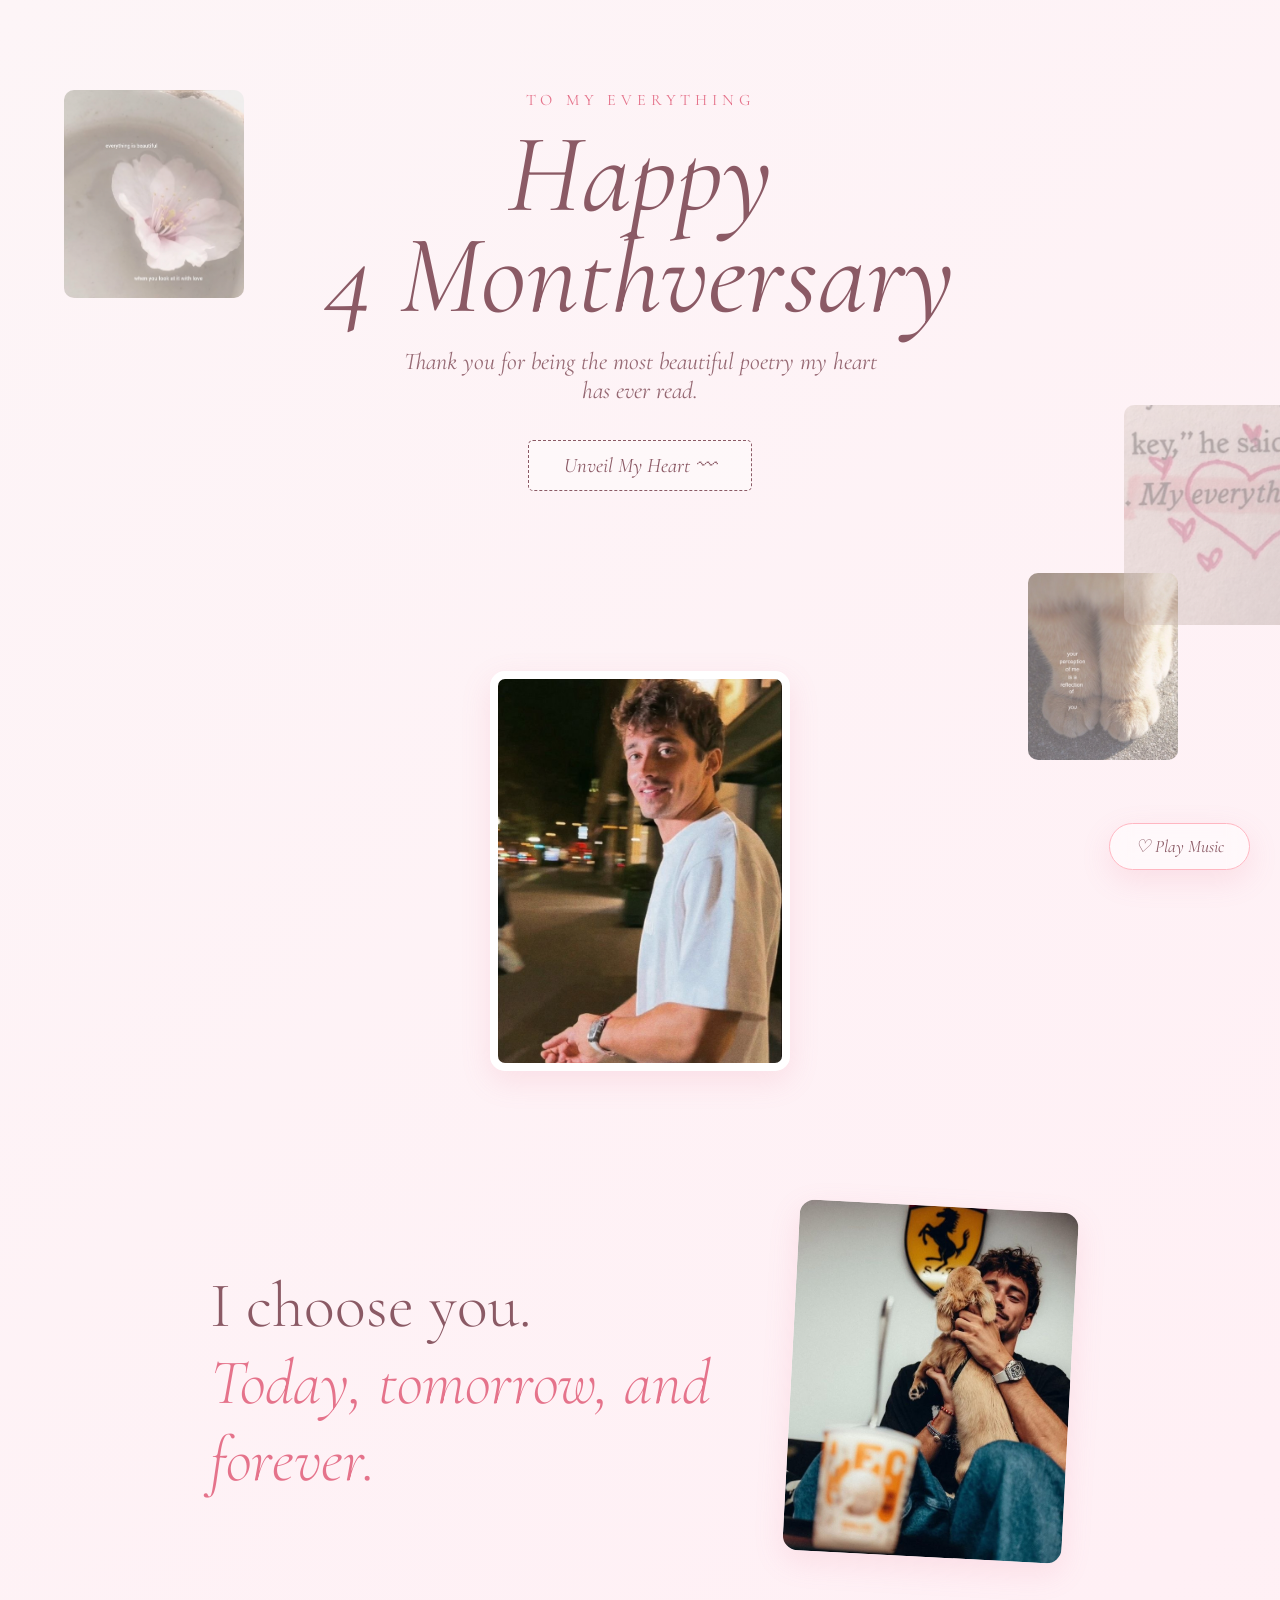
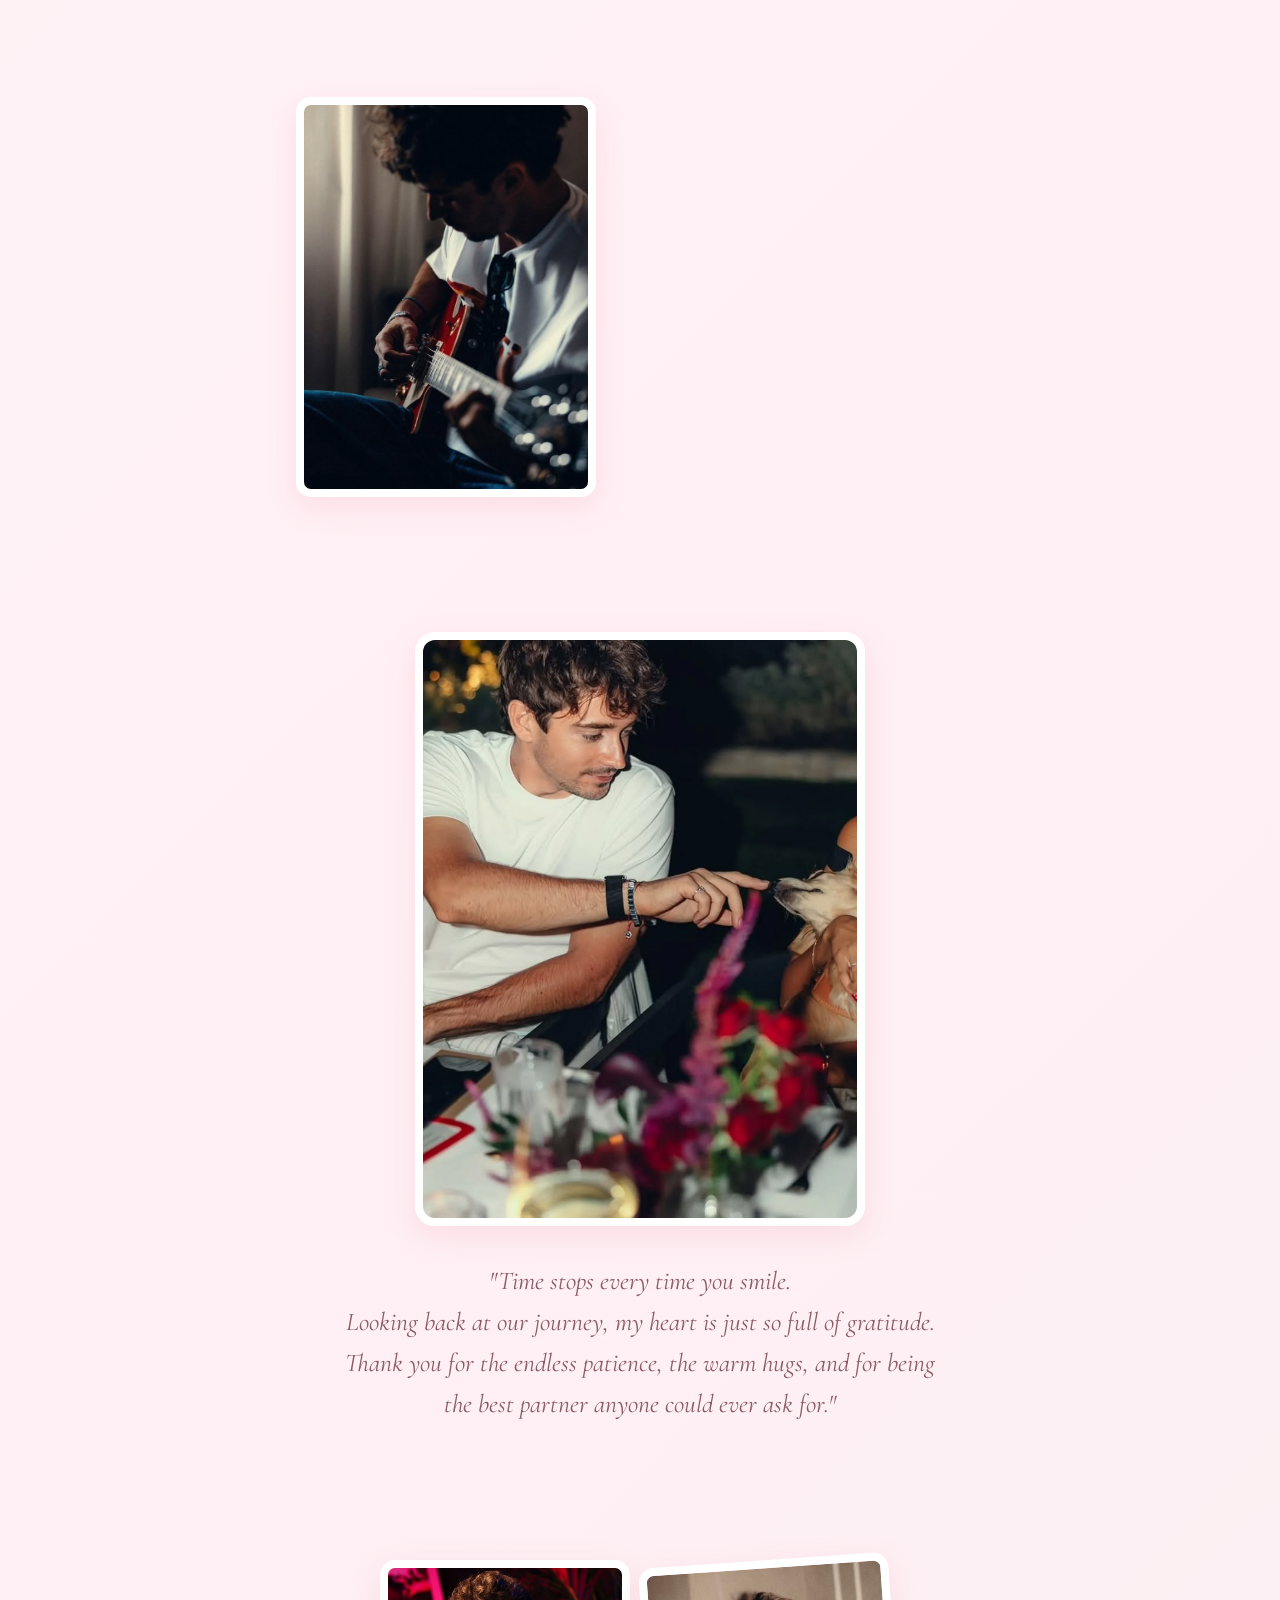
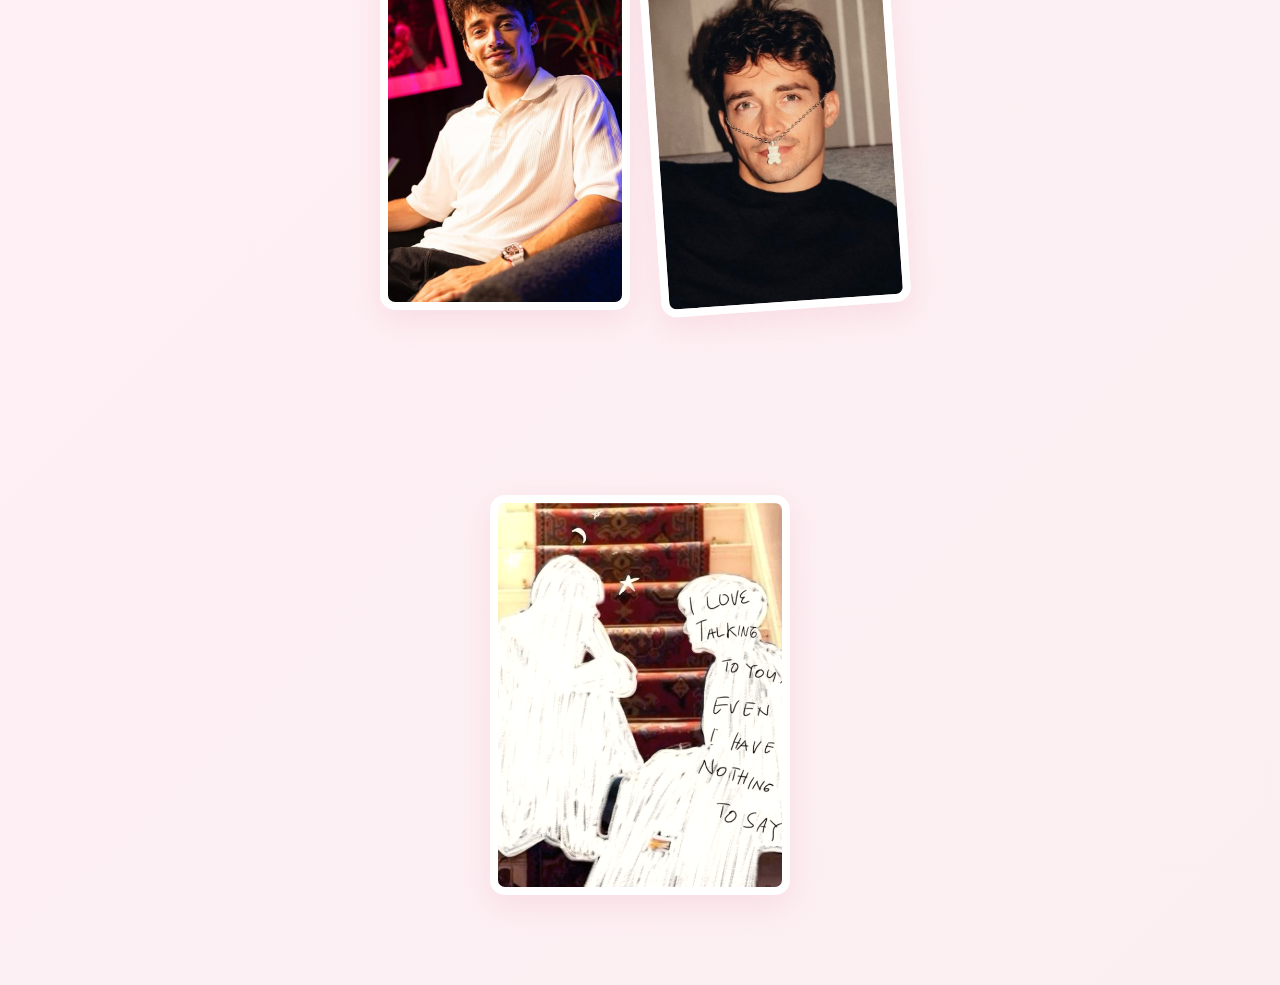
<file: index.html>
<!doctype html>
<html lang="en">
  <head>
    <meta charset="UTF-8" />
    <meta
      name="viewport"
      content="width=device-width, initial-scale=1.0, maximum-scale=1.0, user-scalable=no"
    />
    <title>Happy 4 Monthversary, My Love</title>
    <link
      rel="icon"
      href="data:image/svg+xml,<svg xmlns='http://www.w3.org/2000/svg' viewBox='0 0 100 100'><text y='.9em' font-size='90'>💖</text></svg>"
    />
    <!-- Linking directly to root CSS -->
    <link rel="stylesheet" href="style.css" />
    <link rel="preconnect" href="https://fonts.googleapis.com" />
    <link rel="preconnect" href="https://fonts.gstatic.com" crossorigin />
    <link
      href="https://fonts.googleapis.com/css2?family=Cormorant+Garamond:ital,wght@0,300;0,400;0,600;1,300;1,400;1,600&display=swap"
      rel="stylesheet"
    />
  </head>
  <body class="poetry-poster">
    <!-- Floating Music Button -->
    <button id="music-btn" class="floating-btn">♡ Play Music</button>

    <!-- Floating Aesthetic Decorations (Images 7, 8, 9) -->
    <div class="decor d1" data-speed="0.05">
      <img src="asset/7.jpg" onerror="this.src = 'asset/7.png'" alt="Flower" />
    </div>
    <div class="decor d2" data-speed="-0.03">
      <img src="asset/8.jpg" onerror="this.src = 'asset/8.png'" alt="Paws" />
    </div>
    <div class="decor d3" data-speed="0.08">
      <img src="asset/9.jpg" onerror="this.src = 'asset/9.png'" alt="Heart" />
    </div>

    <main class="scrapbook-canvas">
      <!-- Hero Title -->
      <header class="poster-header fade-up">
        <p class="eyebrow">TO MY EVERYTHING</p>
        <h1 class="main-title">Happy<br />4 Monthversary</h1>
        <p class="subtitle">
          Thank you for being the most beautiful poetry my heart has ever read.
        </p>

        <div style="margin-top: 35px">
          <a href="reveal.html" class="btn-poetry">Unveil My Heart 〰</a>
        </div>
      </header>

      <!-- Interactive Flip Card -->
      <div class="flip-card fade-up">
        <div class="card-inner">
          <div class="card-front">
            <img
              src="asset/1.jpg"
              onerror="this.src = 'asset/1.png'"
              alt="Muse"
            />
          </div>
          <div class="card-back">
            <p>
              Every single day with you is a gift. Thank you for staying by my
              side, through the highs and the lows. I love you more than words
              could ever say.
            </p>
          </div>
        </div>
      </div>

      <!-- Asymmetrical Text & Image Grid -->
      <div class="poster-split fade-up">
        <div class="text-zone">
          <h2>I choose you. <br /><i>Today, tomorrow, and forever.</i></h2>
        </div>
        <div class="img-zone style-raw polaroid-tilt">
          <img
            src="asset/2.jpg"
            onerror="this.src = 'asset/2.png'"
            alt="Muse"
          />
        </div>
      </div>

      <!-- Flip Card 2 -->
      <div
        class="flip-card fade-up"
        style="align-self: flex-start; margin-left: 10%"
      >
        <div class="card-inner">
          <div class="card-front">
            <img
              src="asset/3.jpg"
              onerror="this.src = 'asset/3.png'"
              alt="Muse"
            />
          </div>
          <div class="card-back">
            <p>
              You are my safest place and my greatest adventure. Thank you for
              loving me exactly as I am.
            </p>
          </div>
        </div>
      </div>

      <!-- Center Emotional Block -->
      <div class="center-poem fade-up">
        <img
          src="asset/4.jpg"
          onerror="this.src = 'asset/4.png'"
          alt="Muse"
          class="center-img"
        />
        <p class="poem-text">
          "Time stops every time you smile. <br />
          Looking back at our journey, my heart is just so full of gratitude.
          <br />
          Thank you for the endless patience, the warm hugs, and for being the
          best partner anyone could ever ask for."
        </p>
      </div>

      <!-- Poster Grid (Images 5 & 6) -->
      <div class="muse-grid fade-up">
        <div class="grid-img style-raw">
          <img
            src="asset/5.jpg"
            onerror="this.src = 'asset/5.png'"
            alt="Muse"
          />
        </div>
        <div class="grid-img style-raw polaroid-tilt-reverse">
          <img
            src="asset/6.jpg"
            onerror="this.src = 'asset/6.png'"
            alt="Muse"
          />
        </div>
      </div>

      <!-- Final Dedication Card -->
      <div class="flip-card fade-up end-card">
        <div class="card-inner">
          <div class="card-front">
            <img
              src="asset/10.jpg"
              onerror="this.src = 'asset/10.png'"
              alt="Muse"
            />
          </div>
          <div class="card-back">
            <p>
              Here is to us, to our memories, and to the beautiful future ahead.
              Happy Mansive Yang Ke 4, my love. 💖
            </p>
          </div>
        </div>
      </div>
    </main>

    <!-- Bucin Music (Replace src with actual mp3 file later) -->
    <audio id="bg-music" loop>
      <source src="asset/bucin-song.mp3" type="audio/mpeg" />
    </audio>

    <!-- Linking directly to root JS -->
    <script src="script.js"></script>
  </body>
</html>
</file>
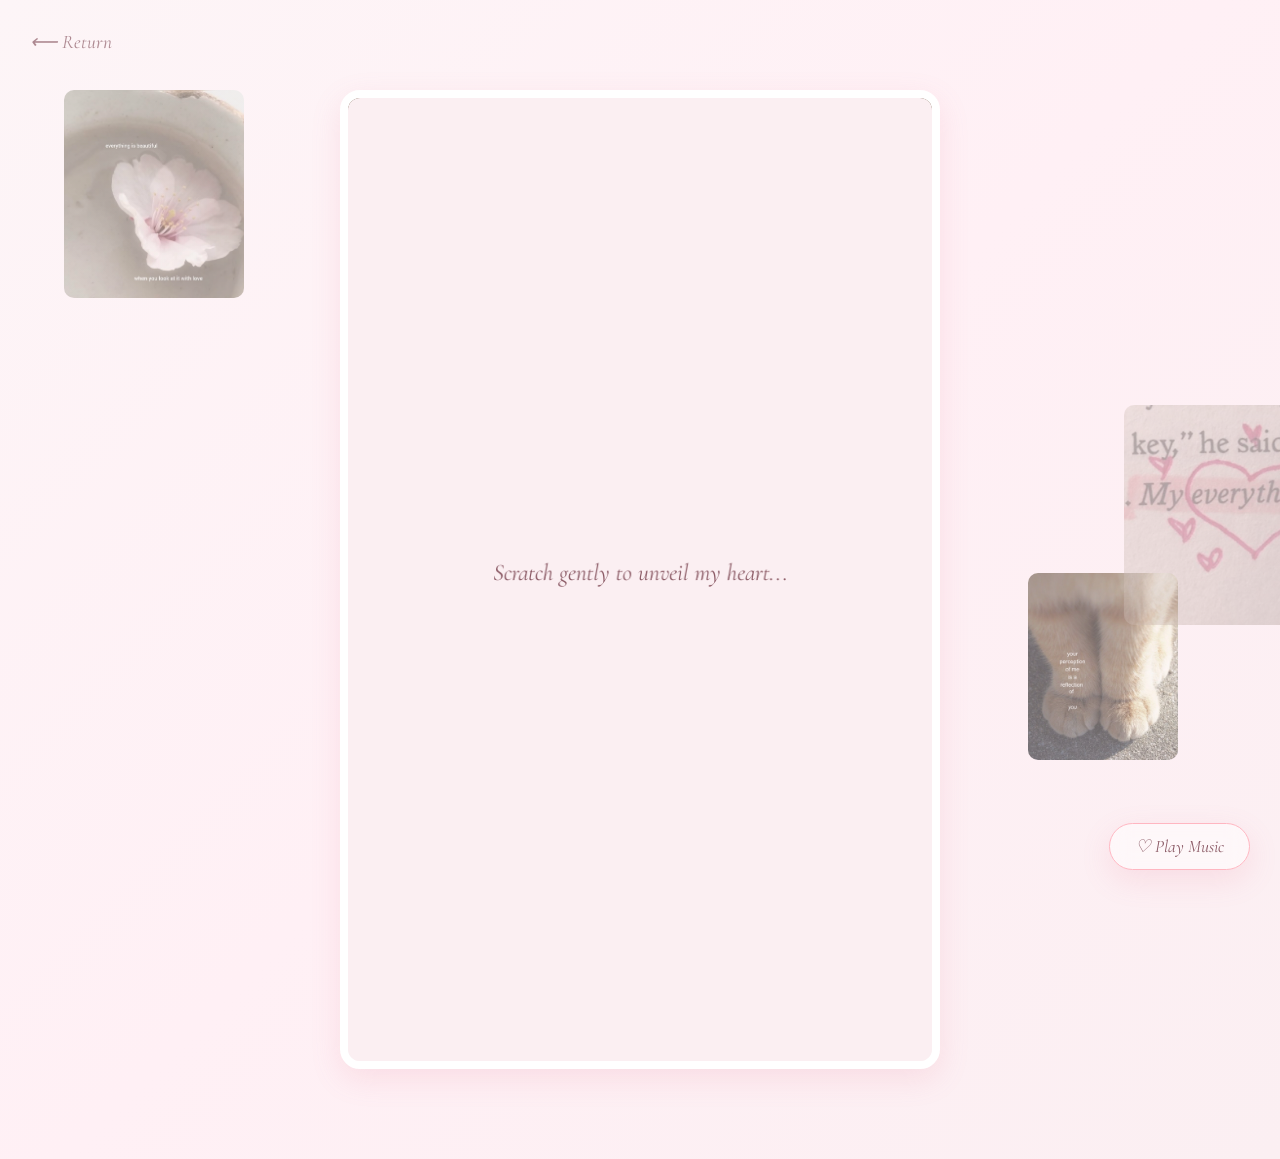
<file: reveal.html>
<!doctype html>
<html lang="en">
  <head>
    <meta charset="UTF-8" />
    <meta
      name="viewport"
      content="width=device-width, initial-scale=1.0, maximum-scale=1.0, user-scalable=no"
    />
    <title>A Secret For You</title>
    <link
      rel="icon"
      href="data:image/svg+xml,<svg xmlns='http://www.w3.org/2000/svg' viewBox='0 0 100 100'><text y='.9em' font-size='90'>💖</text></svg>"
    />
    <!-- Linking directly to root CSS -->
    <link rel="stylesheet" href="style.css" />
    <link rel="preconnect" href="https://fonts.googleapis.com" />
    <link rel="preconnect" href="https://fonts.gstatic.com" crossorigin />
    <link
      href="https://fonts.googleapis.com/css2?family=Cormorant+Garamond:ital,wght@0,300;0,400;0,600;1,300;1,400;1,600&display=swap"
      rel="stylesheet"
    />
  </head>
  <body class="poetry-poster">
    <!-- Floating Music Button & Back Link -->
    <button id="music-btn" class="floating-btn">♡ Play Music</button>
    <a href="index.html" class="back-link">⟵ Return</a>

    <!-- Floating Aesthetic Decorations (Images 7, 8, 9) -->
    <div class="decor d1" data-speed="0.05">
      <img src="asset/7.jpg" onerror="this.src = 'asset/7.png'" alt="Flower" />
    </div>
    <div class="decor d2" data-speed="-0.03">
      <img src="asset/8.jpg" onerror="this.src = 'asset/8.png'" alt="Paws" />
    </div>
    <div class="decor d3" data-speed="0.08">
      <img src="asset/9.jpg" onerror="this.src = 'asset/9.png'" alt="Heart" />
    </div>

    <main
      class="scrapbook-canvas"
      style="justify-content: center; min-height: 100vh"
    >
      <!-- Interactive Scratch Card Container -->
      <div class="scratch-container fade-up">
        <div class="scratch-content">
          <img
            src="asset/11.jpg"
            onerror="this.src = 'asset/11.png'"
            alt="Secret Memory"
            class="scratch-img"
          />
          <div class="scratch-letter">
            <h3>To My Endless Love,</h3>
            <p>
              Happy Mansive Yang Ke 4, Love! Looking back at everything we have shared, I am
              overwhelmed by how lucky I am to be loved by you. You have this
              incredible way of making the ordinary feel extraordinary, turning
              quiet moments into my absolute favorite memories. Every laugh,
              every late-night conversation, and every gentle touch reminds me
              that I have found my forever in you.
            </p>
            <p>
              Thank you for being my constant, my safe haven, and my biggest
              supporter. I promise to keep choosing you, to keep holding your
              hand through whatever life throws our way, and to love you more
              deeply with every passing day. Here is to all the beautiful
              chapters we have yet to write. I love you, always and completely.
            </p>
          </div>
        </div>
        <!-- The canvas overlay that gets scratched away -->
        <canvas id="scratch-canvas"></canvas>
      </div>
    </main>

    <!-- Bucin Music (Replace src with actual mp3 file later) -->
    <audio id="bg-music" loop>
      <source src="asset/bucin-song.mp3" type="audio/mpeg" />
    </audio>

    <!-- Linking directly to root JS -->
    <script src="script.js"></script>
  </body>
</html>
</file>
<file: style.css>
/* ===========================
   SOFT PINK POETRY — ANNIVERSARY THEME
   =========================== */

:root {
  --bg-pink: #fdf5f7;
  --text-dark: #8b5a65;
  --text-light: #e5738b;
  --card-border: #ffb6c1;
  --shadow: 0 10px 30px rgba(229, 115, 139, 0.15);
}

* {
  margin: 0;
  padding: 0;
  box-sizing: border-box;
}

body.poetry-poster {
  background: linear-gradient(135deg, #fdf5f7 0%, #fff0f5 50%, #fbeff2 100%);
  color: var(--text-dark);
  font-family: "Cormorant Garamond", serif;
  overflow-x: hidden;
  position: relative;
  min-height: 100vh;
}

/* Hide standard scrollbar to feel like a canvas */
::-webkit-scrollbar {
  width: 0px;
  background: transparent;
}

/* --- FLOATING DECORATIONS --- */
.decor {
  position: fixed;
  z-index: 0;
  opacity: 0.6;
  pointer-events: none;
  animation: float-around 8s infinite ease-in-out;
}
.decor img {
  width: 100%;
  border-radius: 10px;
  mix-blend-mode: multiply;
}
.d1 {
  top: 10%;
  left: 5%;
  width: 180px;
  transform: rotate(-15deg);
}
.d2 {
  bottom: 15%;
  right: 8%;
  width: 150px;
  transform: rotate(20deg);
}
.d3 {
  top: 45%;
  right: -5%;
  width: 220px;
  opacity: 0.4;
}

@keyframes float-around {
  0%,
  100% {
    transform: translateY(0) rotate(0deg);
  }
  50% {
    transform: translateY(-20px) rotate(5deg);
  }
}

/* --- MUSIC BUTTON --- */
.floating-btn {
  position: fixed;
  bottom: 30px;
  right: 30px;
  z-index: 1000;
  background: rgba(255, 255, 255, 0.5);
  border: 1px solid var(--card-border);
  color: var(--text-dark);
  padding: 12px 25px;
  border-radius: 30px;
  font-family: "Cormorant Garamond", serif;
  font-size: 1.1rem;
  font-style: italic;
  cursor: pointer;
  backdrop-filter: blur(10px);
  transition: all 0.4s ease;
  box-shadow: var(--shadow);
}
.floating-btn:hover {
  background: var(--card-border);
  color: white;
  transform: translateY(-3px);
}

/* --- MAIN CANVAS --- */
.scrapbook-canvas {
  position: relative;
  z-index: 2;
  max-width: 900px;
  margin: 0 auto;
  padding: 10vh 20px;
  display: flex;
  flex-direction: column;
  align-items: center;
  gap: 15vh;
}

/* Typography */
.poster-header {
  text-align: center;
  margin-bottom: 5vh;
}
.eyebrow {
  font-size: 1rem;
  letter-spacing: 0.3em;
  text-transform: uppercase;
  color: var(--text-light);
  margin-bottom: 15px;
}
.main-title {
  font-size: clamp(4rem, 10vw, 7rem);
  font-style: italic;
  line-height: 0.9;
  margin-bottom: 20px;
  font-weight: 400;
}
.subtitle {
  font-size: 1.5rem;
  font-style: italic;
  max-width: 500px;
  margin: 0 auto;
  opacity: 0.9;
}

/* --- INTERACTIVE CARDS --- */
.flip-card {
  width: 300px;
  height: 400px;
  perspective: 1000px;
  cursor: pointer;
}
.card-inner {
  position: relative;
  width: 100%;
  height: 100%;
  transition: transform 0.8s;
  transform-style: preserve-3d;
}
.flip-card:hover .card-inner {
  transform: rotateY(180deg);
}

.card-front,
.card-back {
  position: absolute;
  width: 100%;
  height: 100%;
  backface-visibility: hidden;
  border-radius: 15px;
  box-shadow: var(--shadow);
  overflow: hidden;
  border: 8px solid white;
}
.card-front img {
  width: 100%;
  height: 100%;
  object-fit: cover;
  filter: sepia(10%);
  transition: filter 0.4s;
}
.card-front:hover img {
  filter: sepia(0%);
}

.card-back {
  background: white;
  transform: rotateY(180deg);
  display: flex;
  align-items: center;
  justify-content: center;
  padding: 30px;
  text-align: center;
  font-size: 1.4rem;
  font-style: italic;
  color: var(--text-dark);
}

/* --- ASYMMETRICAL LAYOUTS --- */
.poster-split {
  display: flex;
  align-items: center;
  justify-content: space-between;
  gap: 40px;
  width: 100%;
}
.text-zone h2 {
  font-size: clamp(2.5rem, 5vw, 4rem);
  font-weight: 300;
  line-height: 1.2;
}
.text-zone i {
  color: var(--text-light);
}
.img-zone img {
  max-width: 350px;
  width: 100%;
  border-radius: 15px;
  box-shadow: var(--shadow);
}

.polaroid-tilt {
  transform: rotate(3deg);
  transition: transform 0.4s;
}
.polaroid-tilt:hover {
  transform: rotate(0deg) scale(1.02);
}
.polaroid-tilt-reverse {
  transform: rotate(-4deg);
  transition: transform 0.4s;
}
.polaroid-tilt-reverse:hover {
  transform: rotate(0deg) scale(1.02);
}

/* Center Poem */
.center-poem {
  text-align: center;
  max-width: 600px;
}
.center-img {
  width: 100%;
  max-width: 450px;
  border-radius: 20px;
  margin-bottom: 30px;
  box-shadow: var(--shadow);
  border: 8px solid white;
}
.poem-text {
  font-size: 1.6rem;
  font-style: italic;
  line-height: 1.6;
}

/* Raw Grid */
.muse-grid {
  display: flex;
  gap: 20px;
  justify-content: center;
  align-items: center;
}
.grid-img img {
  width: 250px;
  height: 350px;
  object-fit: cover;
  border-radius: 15px;
  border: 8px solid white;
  box-shadow: var(--shadow);
}

.end-card {
  margin-top: 5vh;
}

/* --- ANIMATIONS --- */
.fade-up {
  opacity: 0;
  transform: translateY(40px);
  transition:
    opacity 1.2s ease-out,
    transform 1.2s ease-out;
}
.fade-up.visible {
  opacity: 1;
  transform: translateY(0);
}

/* --- MOBILE RESPONSIVE --- */
@media (max-width: 768px) {
  .decor {
    display: none;
  } /* Hide background floating elements to prevent mobile clutter */
  .scrapbook-canvas {
    padding: 8vh 15px;
    gap: 8vh;
  }
  .poster-split {
    flex-direction: column;
    text-align: center;
  }
  .muse-grid {
    flex-direction: column;
  }
  .flip-card {
    align-self: center !important;
    margin-left: 0 !important;
    width: 100%;
    max-width: 320px;
  }
  .poem-text {
    font-size: 1.3rem;
  }
  .grid-img img {
    width: 100%;
    max-width: 320px;
    height: auto;
  }
}

/* =========================================
   NEW REVEAL PAGE & BUTTON STYLES
   ========================================= */

/* New Link Button on Index */
.btn-poetry {
  display: inline-block;
  padding: 12px 35px;
  border: 1px dashed var(--text-dark);
  color: var(--text-dark);
  font-size: 1.3rem;
  font-style: italic;
  text-decoration: none;
  border-radius: 5px;
  transition: all 0.4s ease;
  background: rgba(255, 255, 255, 0.4);
}
.btn-poetry:hover {
  background: var(--card-border);
  color: white;
  border-color: var(--card-border);
  transform: translateY(-3px);
  box-shadow: var(--shadow);
}

.back-link {
  position: fixed;
  top: 30px;
  left: 30px;
  z-index: 1000;
  color: var(--text-dark);
  font-style: italic;
  font-size: 1.2rem;
  text-decoration: none;
  opacity: 0.7;
  transition: opacity 0.3s;
}
.back-link:hover {
  opacity: 1;
}

/* Scratch to Reveal Card */
.scratch-container {
  position: relative;
  width: 100%;
  max-width: 600px;
  margin: 0 auto;
  border-radius: 20px;
  box-shadow: var(--shadow);
  border: 8px solid white;
  background: white;
  /* This prevents the canvas from spilling out of the rounded corners */
  overflow: hidden;
}

.scratch-content {
  position: relative;
  width: 100%;
  display: flex;
  flex-direction: column;
}

.scratch-img {
  width: 100%;
  height: auto;
  max-height: 450px;
  object-fit: cover;
  filter: sepia(15%) contrast(1.1);
}

.scratch-letter {
  padding: 40px 30px;
  background: var(--bg-pink);
  text-align: center;
}

.scratch-letter h3 {
  font-size: 2.2rem;
  margin-bottom: 20px;
  font-style: italic;
  font-weight: 600;
  color: var(--text-light);
}

.scratch-letter p {
  font-size: 1.25rem;
  line-height: 1.6;
  margin-bottom: 15px;
  font-style: italic;
}

#scratch-canvas {
  position: absolute;
  top: 0;
  left: 0;
  width: 100%;
  height: 100%;
  cursor: crosshair;
  z-index: 10;
  touch-action: none; /* Fix untuk macet saat scratching di Mobile */
  transition: opacity 0.8s ease; /* Tambahkan ini agar memudar perlahan */
}

/* Auto-Reveal */
#scratch-canvas.cleared {
  opacity: 0;
  pointer-events: none;
}

/* =========================================
   MOBILE UI/UX FIXES
   ========================================= */

/* Make sure the main tag fades smoothly for our new music router */
main {
  transition: opacity 0.4s ease;
}

@media (max-width: 768px) {
  .scratch-container {
    width: 85%; /* Leaves 7.5% safe space on both sides for scrolling */
    max-width: 340px;
    margin: 0 auto;
  }

  .scratch-letter {
    padding: 25px 20px; /* Reduce padding to fit text gracefully */
  }

  .scratch-letter h3 {
    font-size: 1.8rem;
  }

  .scratch-letter p {
    font-size: 1.05rem;
    margin-bottom: 10px;
  }
}
</file>
